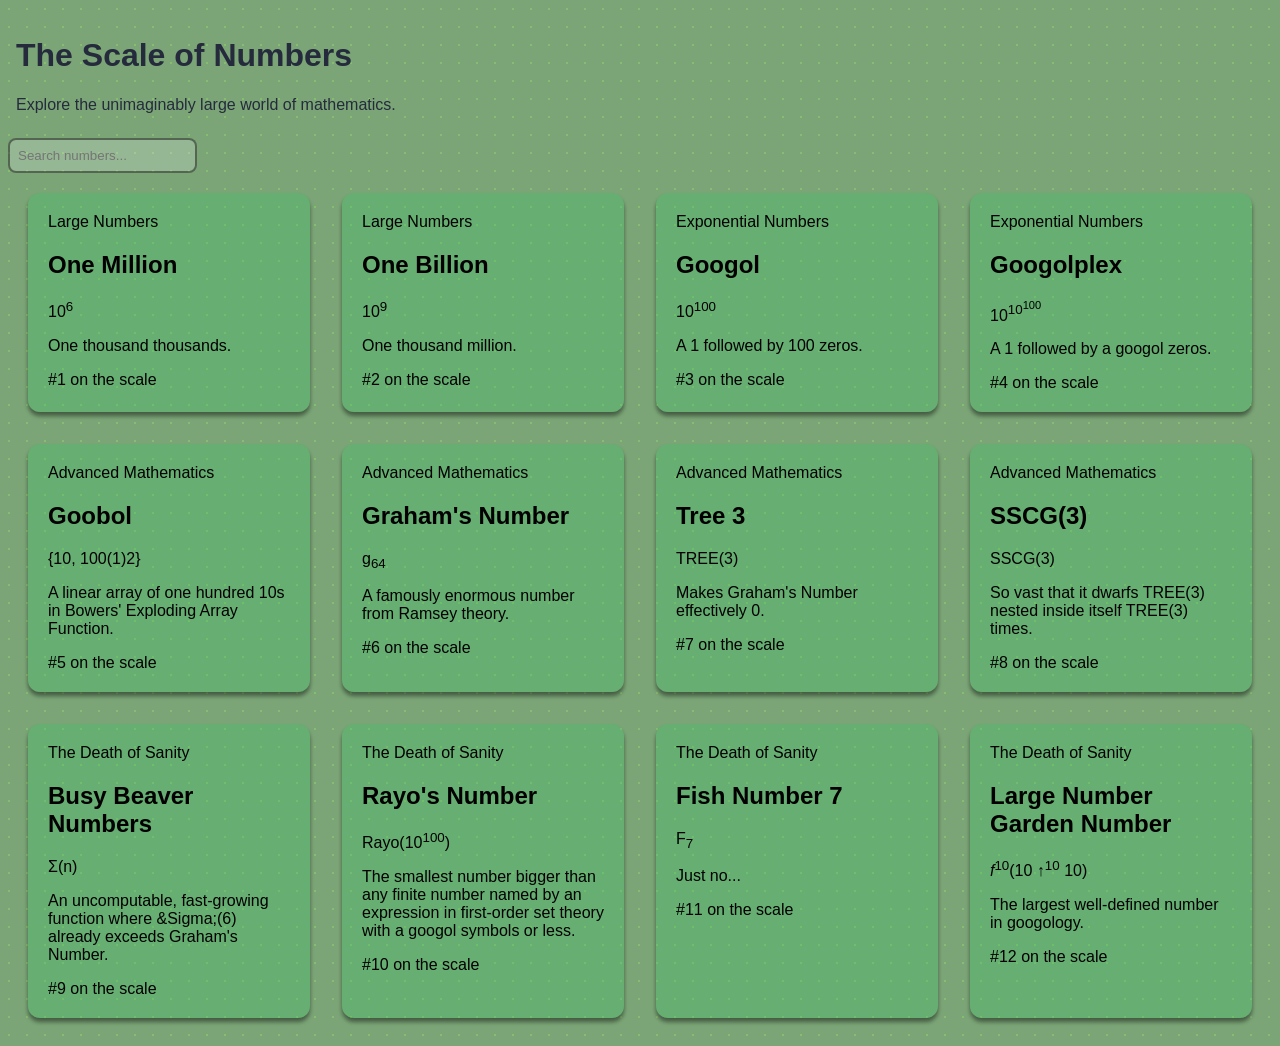
<file: scale/scale.html>
<!DOCTYPE html>
<html lang="en">
<head>
  <meta charset="UTF-8">
  <meta name="viewport" content="width=device-width, initial-scale=1.0">
  <title>The Scale of Things</title>

  <link rel="stylesheet" href="style.css">
</head>
<body>
  <header>
    <h1>The Scale of Numbers</h1>
    <p>Explore the unimaginably large world of mathematics.</p>
  </header>

  <input
    class="number-search"
    type="search"
    placeholder="Search numbers..."
  >

  <main class="number-container"></main>

  <script src="scale.js" type="module"></script>
</body>
</html>
</file>
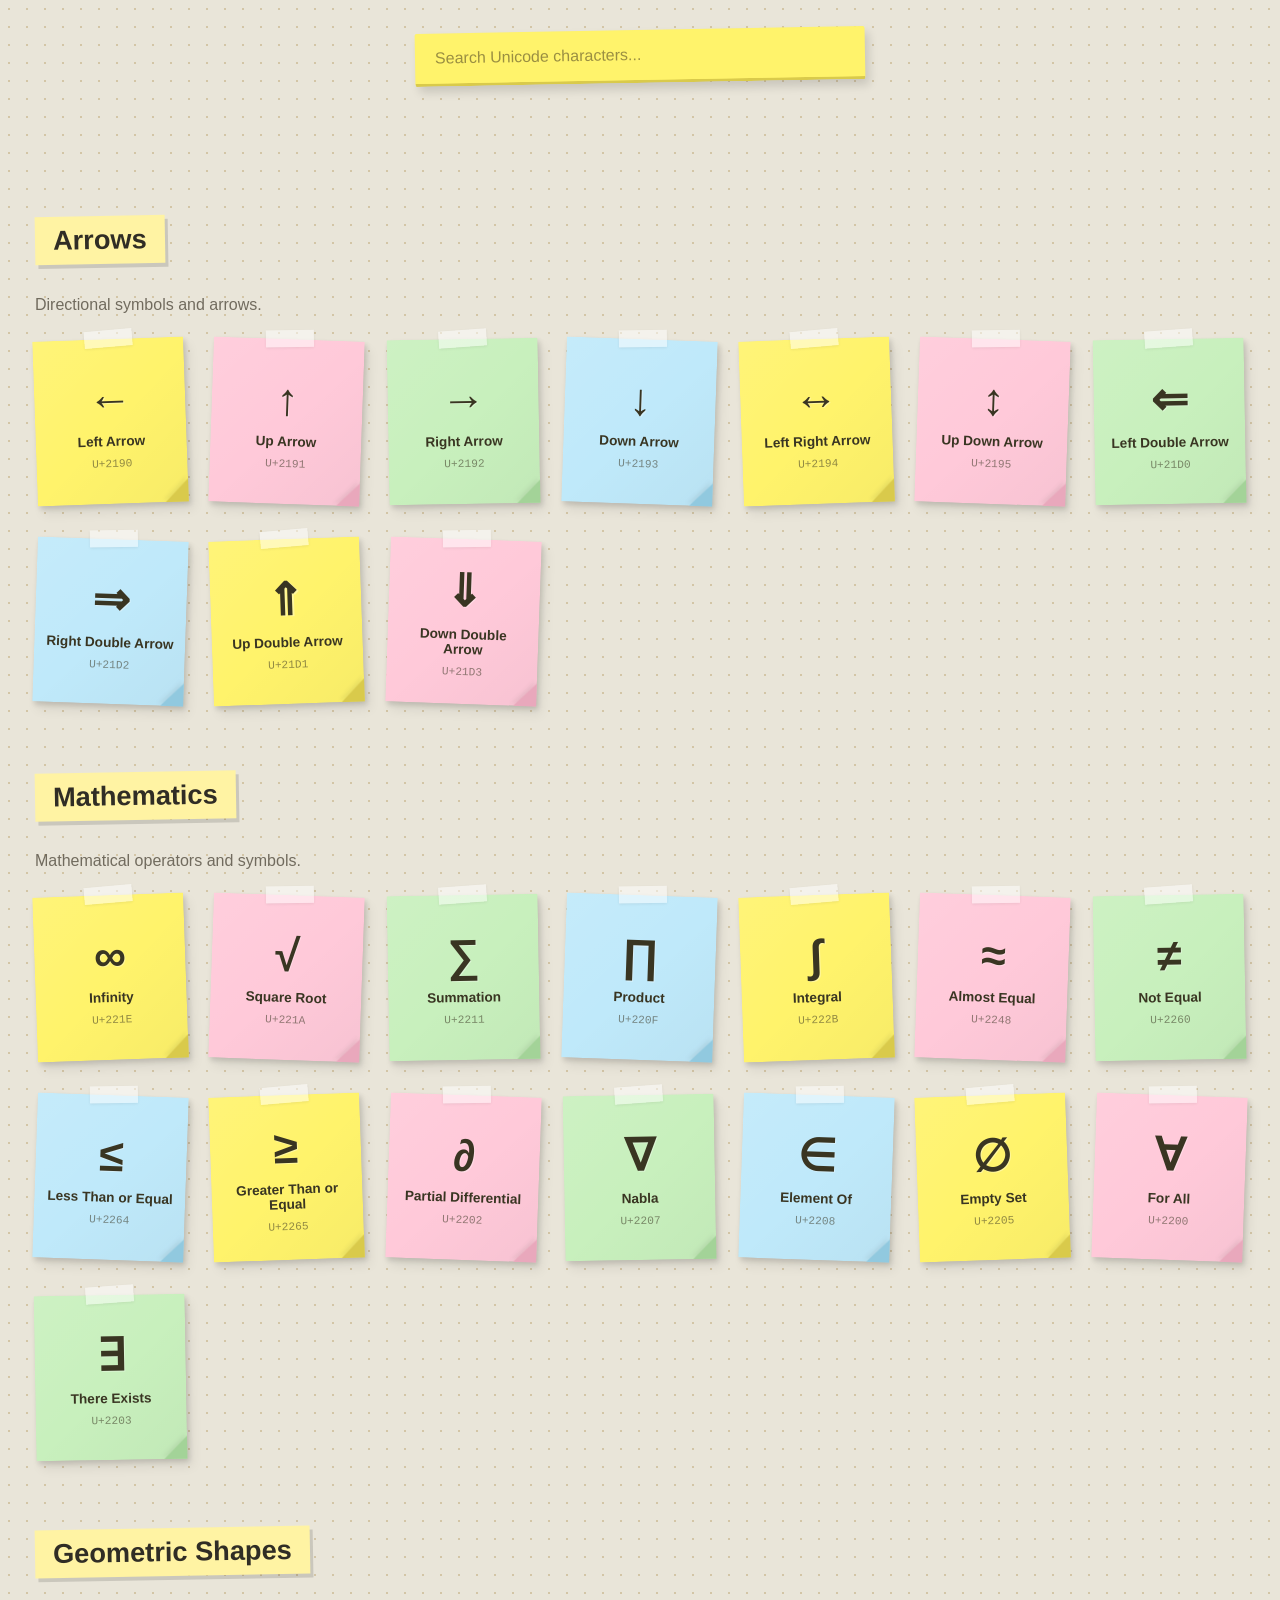
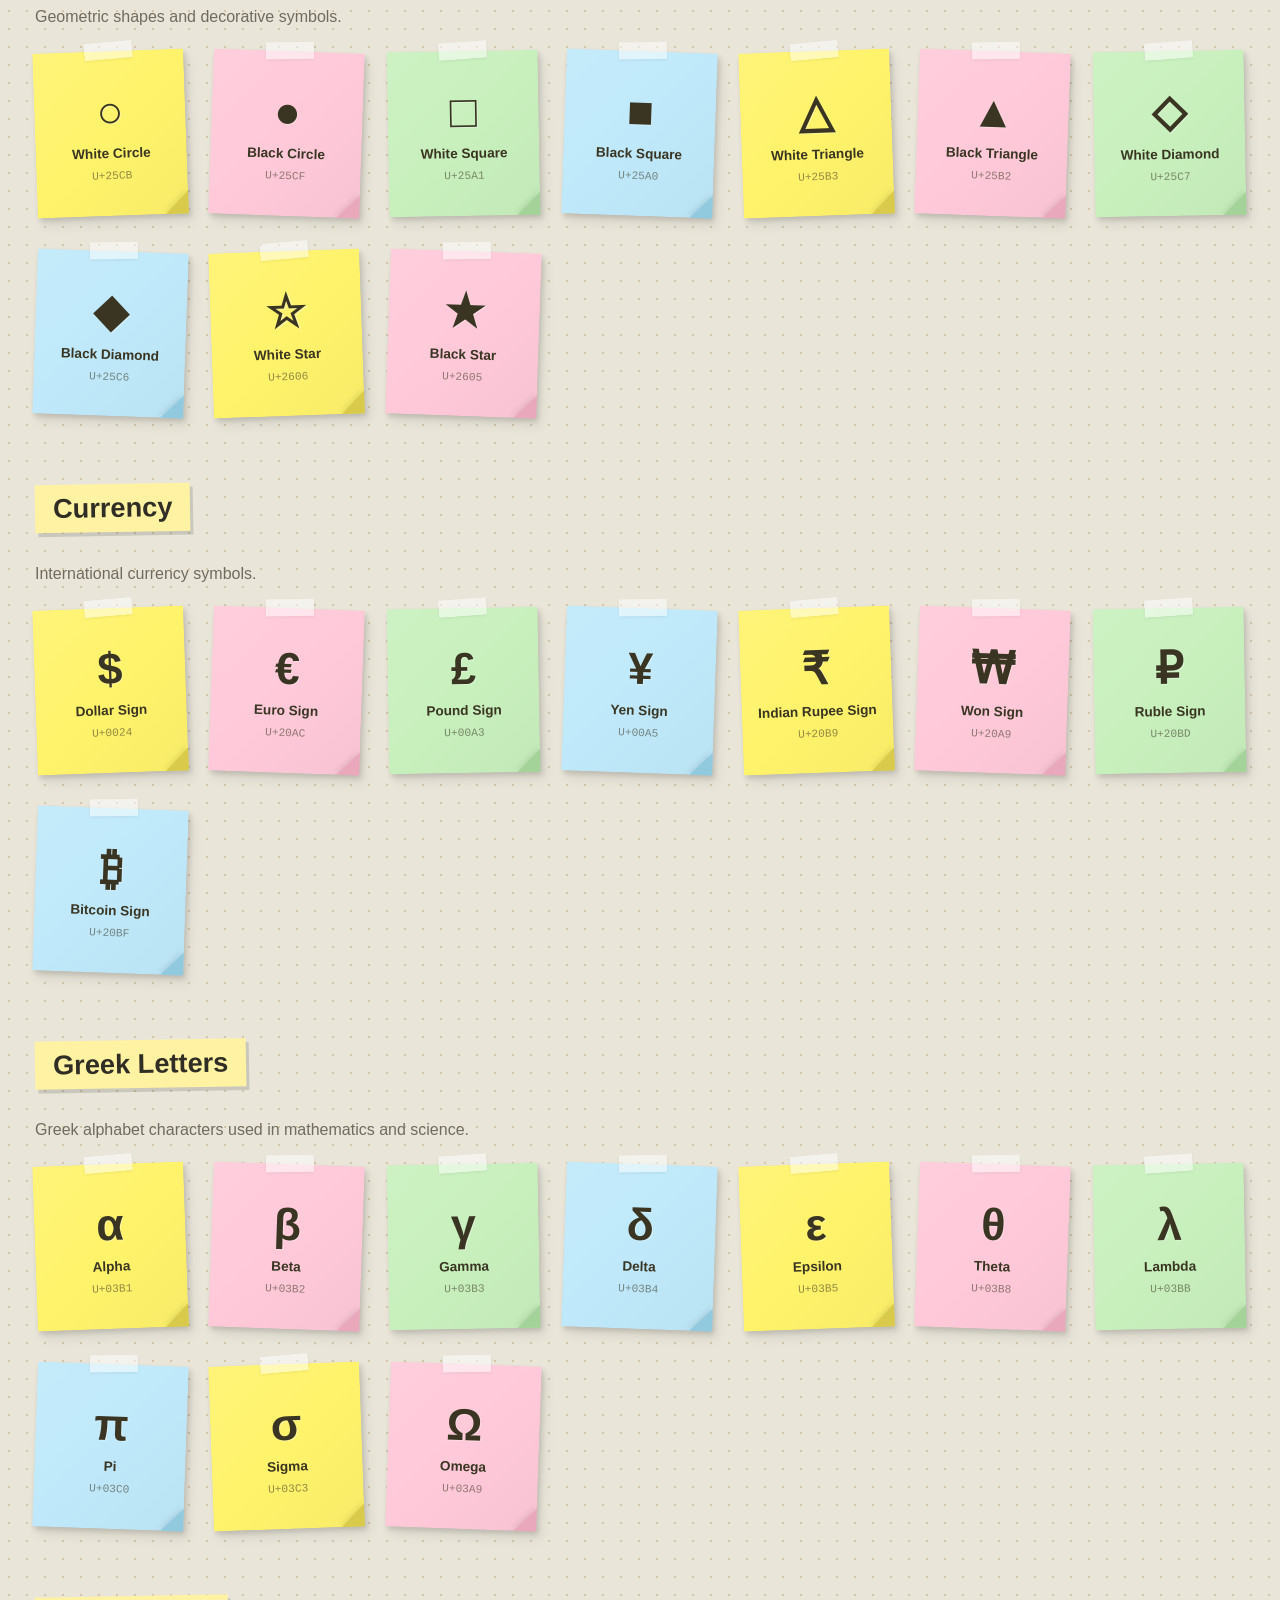
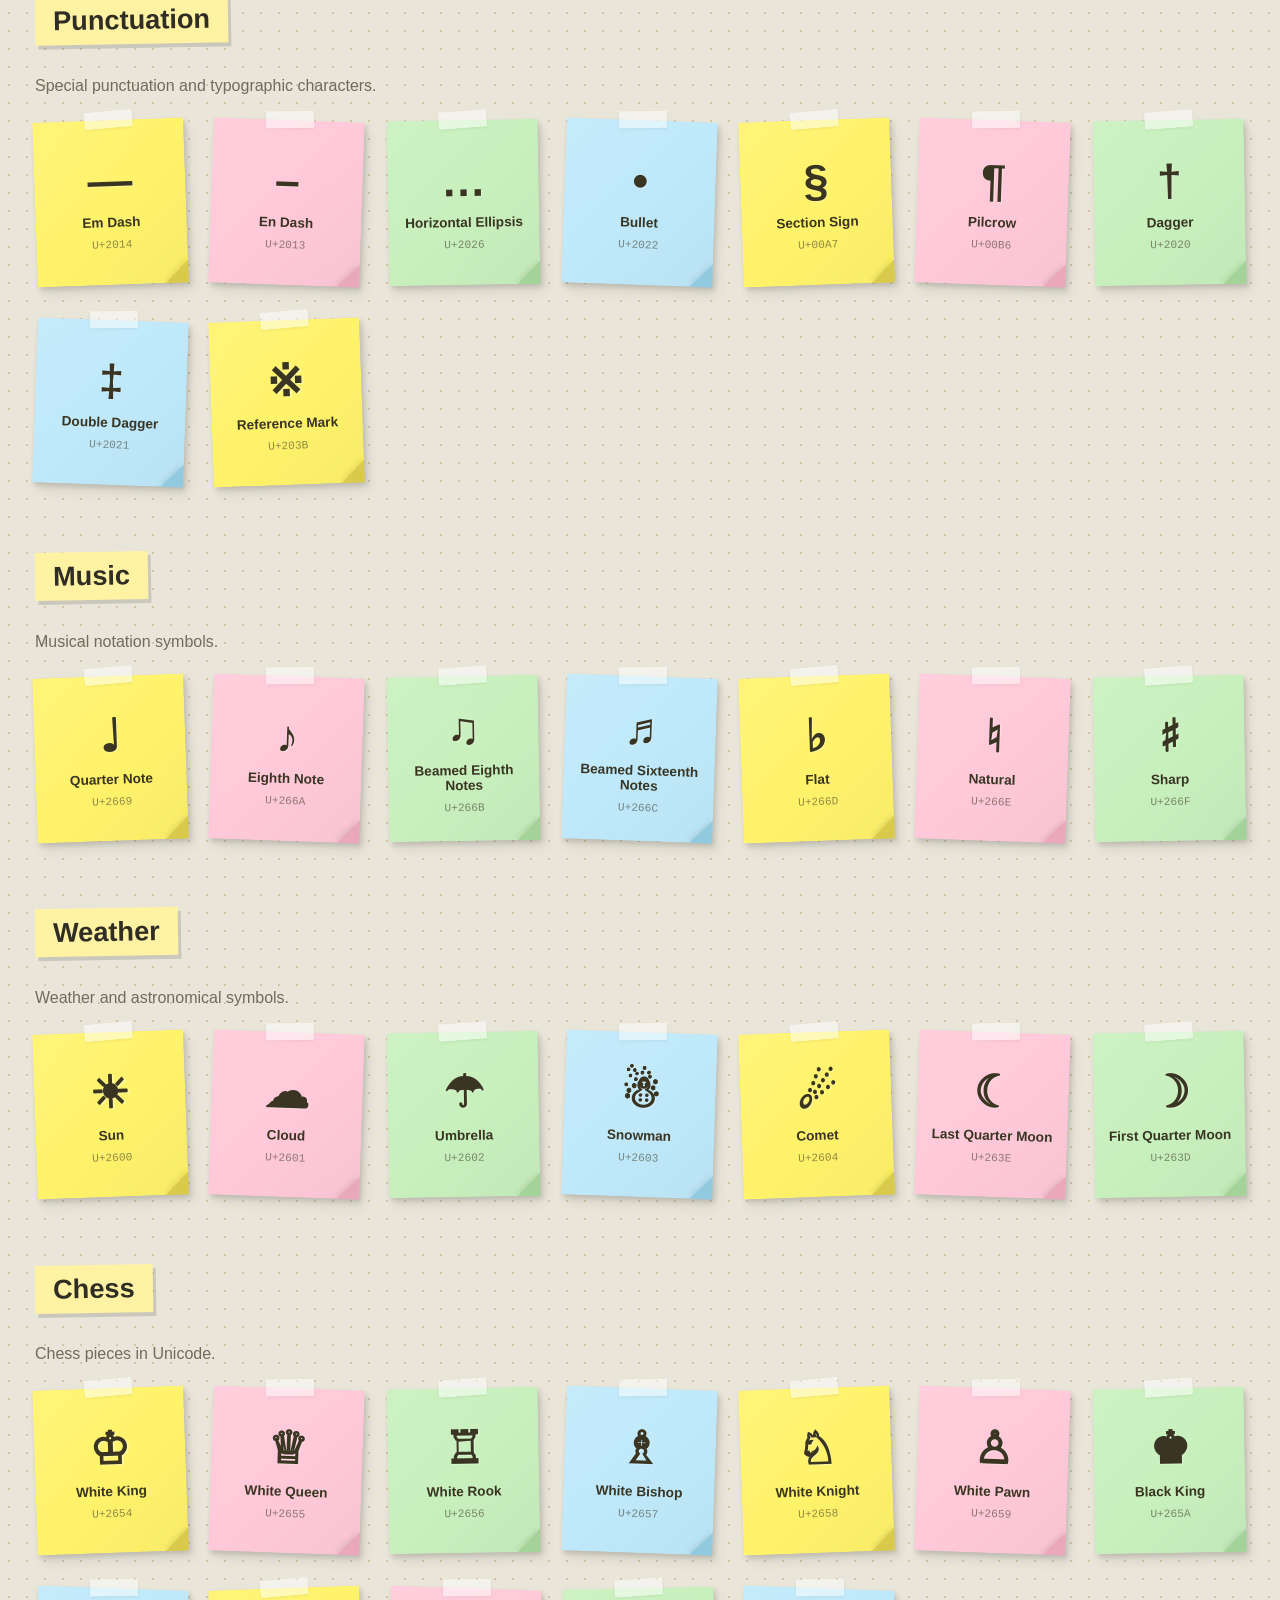
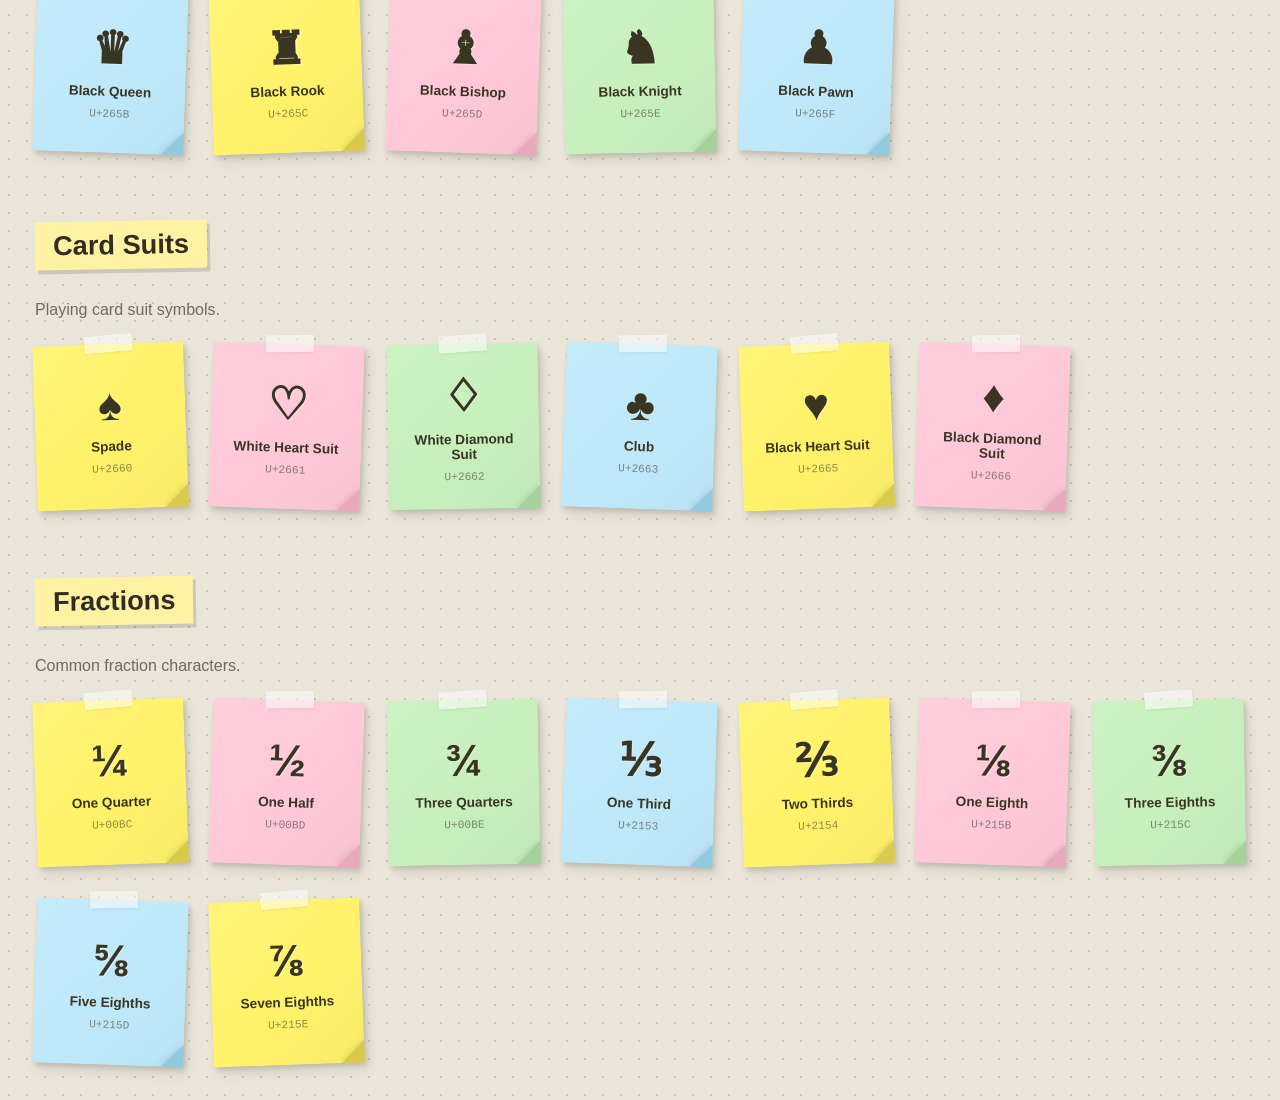
<file: unicode explorer/unicode.html>
<!DOCTYPE html>
<html lang="en">
<head>
    <meta charset="UTF-8">
    <meta name="viewport" content="width=device-width, initial-scale=1.0">
    <title>Unicode Explorer</title>

    <link rel="stylesheet" href="style.css">
</head>
<body>
    <input
    class="unicode-search"
    type="search"
    placeholder="Search Unicode characters..."
    />
    
    <main class="unicode-container"></main>
    
    <script src="unicode.js" type="module"></script>
</body>
</html>
</file>
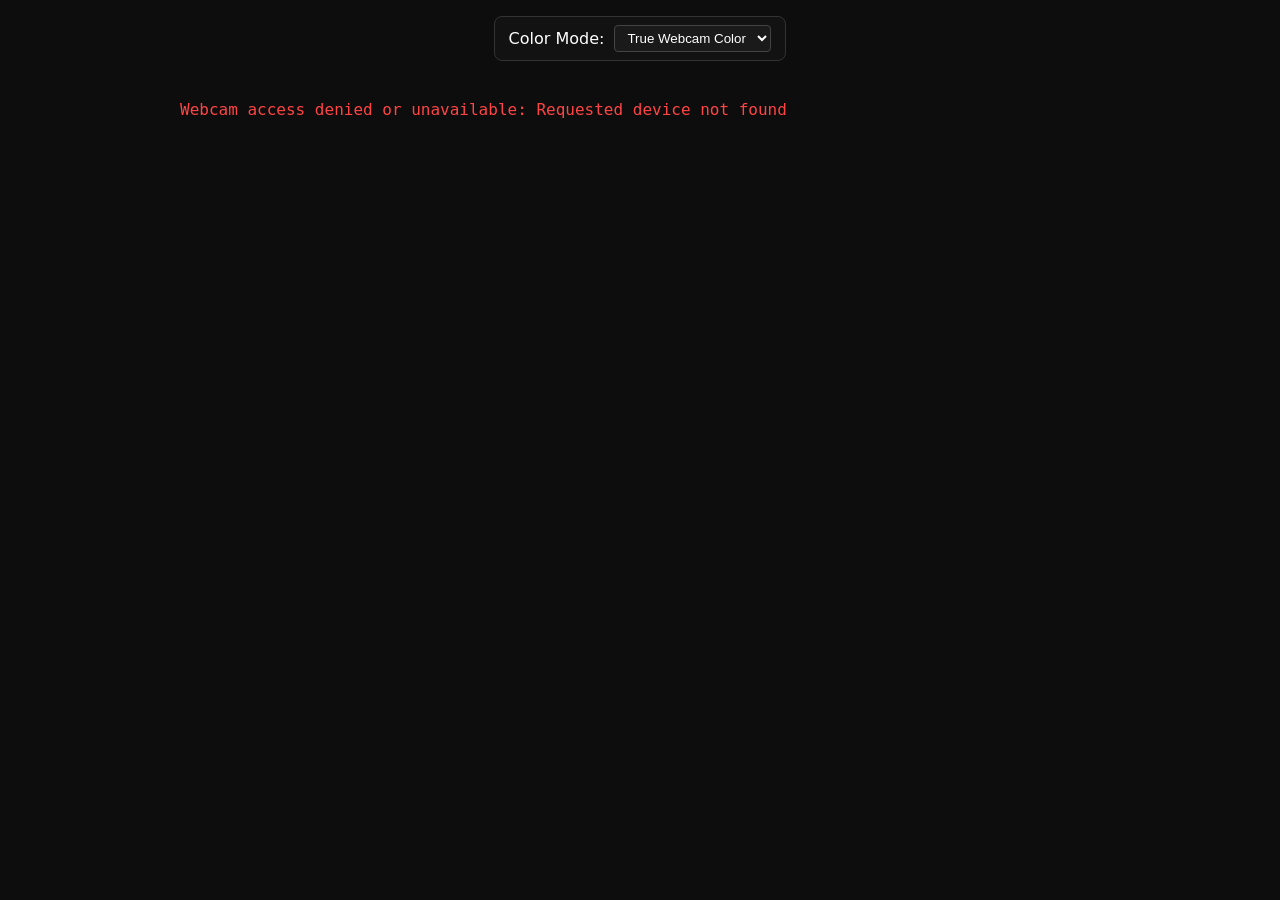
<file: experiments/ascii cam/cam.html>
<!DOCTYPE html>
<html lang="en">
<head>
  <meta charset="UTF-8">
  <title>Camera</title>

  <link rel="stylesheet" href="cam.css">
</head>
<body>
  <div class="controls">
    <label for="colorMode">Color Mode:</label>
    <select id="colorMode">
      <option value="truecolor">True Webcam Color</option>
      <option value="rainbow">Rainbow</option>
      <option value="matrix">Green</option>
      <option value="cyberpunk">Cotton Candy</option>
    </select>
  </div>

  <canvas id="asciiCanvas"></canvas>

  <script src="cam.js"></script>
</body>
</html>
</file>
<file: scale/style.css>
body {
    font-family: Arial, Helvetica, sans-serif;
    background-color: #7ba577;
    background-image: radial-gradient(#87bd6e 0.8px, transparent 0.8px);
    background-size: 18px 18px;
}

.number-container {
  display: grid;
  grid-template-columns: repeat(auto-fill, minmax(260px, 1fr));
  gap: 2rem;
  padding: 20px;
}

.number-card {
    background: #36c2644e;
    padding: 20px;
    border-radius: 12px;
    box-shadow: 0 4px 4px #00000071;
    transition: all 0.3s ease-in-out;
}

.number-card:hover {
    transform: translateY(-9px) rotate(0deg) scale(1.06);
}

.number-search {
    color: #252b3c;
    border-style: solid;
    border-radius: 0.5rem;
    background-color: #ffffff35;
    border-color: #00000071;
    padding: 0.5rem;
}

header {
    color: #252b3c;
    padding: 0.5rem;
}
</file>
<file: unicode explorer/style.css>
* {
  box-sizing: border-box;
}

body {
  margin: 0;
  min-height: 100vh;
  font-family: "Trebuchet MS", sans-serif;
  background-color: #e9e5d9;
  background-image: radial-gradient(#d3c5a6 0.8px, transparent 0.8px);
  background-size: 18px 18px;
  color: #302d25;
}

.unicode-container {
  padding: 35px;
}

.unicode-category {
  margin-top: 45px;
}

.unicode-category h2 {
  font-size: 1.7rem;
  display: inline-block;
  background: #fff3a3;
  padding: 8px 18px;
  transform: rotate(-1deg);
  box-shadow: 3px 4px 0 #0002;
}

.unicode-category p {
  color: #716b5e;
  margin: 10px 0 25px;
}

.unicode-grid {
  display: grid;
  grid-template-columns: repeat(auto-fill, minmax(145px, 1fr));
  gap: 35px 25px;
}

.unicode-character {
  --paper: #fff36b;
  --fold: #d9ca4b;

  position: relative;
  min-height: 165px;
  padding: 18px 12px;

  display: flex;
  flex-direction: column;
  align-items: center;
  justify-content: center;
  gap: 9px;

  border: none;
  border-radius: 1px;
  background: var(--paper);
  color: #393522;

  box-shadow:
    2px 3px 5px #0002,
    5px 8px 12px #0001;

  transform: rotate(-2deg);
  transition:
    transform 0.25s ease,
    box-shadow 0.25s ease;

  cursor: pointer;
}

.unicode-character:nth-child(4n + 1) {
  --paper: #fff36b;
  --fold: #d9ca4b;
  transform: rotate(-2deg);
}

.unicode-character:nth-child(4n + 2) {
  --paper: #ffc9d9;
  --fold: #e9a8bc;
  transform: rotate(2deg);
}

.unicode-character:nth-child(4n + 3) {
  --paper: #c8f0bd;
  --fold: #a3d398;
  transform: rotate(-1deg);
}

.unicode-character:nth-child(4n) {
  --paper: #bfe9fa;
  --fold: #91c9df;
  transform: rotate(2deg);
}

.unicode-character {
  background-image: linear-gradient(
    135deg,
    #ffffff18,
    transparent 50%,
    #00000008
  );
}

.unicode-character::after {
  content: "";
  position: absolute;
  right: 0;
  bottom: 0;
  width: 0;
  height: 0;
  border-style: solid;
  border-width: 0 0 23px 23px;
  border-color: transparent transparent var(--fold) transparent;
  filter: drop-shadow(-2px -2px 2px #0001);
}

.unicode-character::before {
  content: "";
  position: absolute;
  top: -9px;
  left: 50%;
  transform: translateX(-50%) rotate(-3deg);
  width: 48px;
  height: 17px;
  background: #ffffff80;
  box-shadow: 0 1px 3px #0001;
}

.unicode-character:hover {
  transform: translateY(-9px) rotate(0deg) scale(1.06);
  box-shadow:
    4px 8px 12px #0002,
    8px 15px 22px #0002;
  z-index: 5;
}

.unicode-symbol {
  font-size: 2.8rem;
  font-weight: bold;
  text-shadow: 1px 1px #ffffff55;
}

.unicode-name {
  font-size: 0.85rem;
  font-weight: 700;
  text-align: center;
}

.unicode-code {
  font-family: monospace;
  font-size: 0.7rem;
  opacity: 0.55;
}

.unicode-character.copied {
  transform: rotate(0deg) scale(1.1);
}

@media (max-width: 600px) {
  .unicode-container {
    padding: 18px;
  }

  .unicode-grid {
    gap: 25px 15px;
    grid-template-columns: repeat(auto-fill, minmax(115px, 1fr));
  }

  .unicode-character {
    min-height: 135px;
  }
}

.unicode-search {
  width: min(100% - 40px, 450px);
  display: block;
  margin: 30px auto;
  padding: 16px 20px;

  background: #fff36b;
  color: #393522;

  border: none;
  border-bottom: 3px solid #d9ca4b;
  border-radius: 2px;

  font-family: "Trebuchet MS", sans-serif;
  font-size: 1rem;

  box-shadow: 4px 6px 10px #0002;
  transform: rotate(-1deg);

  outline: none;
  transition: 0.2s ease;
}

.unicode-search::placeholder {
  color: #817638;
  opacity: 0.8;
}

.unicode-search:focus {
  transform: rotate(0deg) scale(1.03);
  box-shadow: 6px 9px 16px #0003;
  border-bottom-color: #b9a82e;
}

.unicode-search:hover {
  box-shadow: 5px 8px 13px #0003;
}
</file>
<file: experiments/ascii cam/cam.css>
body {
        margin: 0;
        background: #0d0d0d;
        color: #fff;
        font-family: system-ui, sans-serif;
        display: flex;
        flex-direction: column;
        align-items: center;
        justify-content: center;
        height: 100vh;
        overflow: hidden;
    }
    .controls {
        position: fixed;
        top: 16px;
        z-index: 10;
        background: rgba(20, 20, 20, 0.85);
        padding: 8px 14px;
        border-radius: 8px;
        border: 1px solid #333;
        display: flex;
        gap: 10px;
        align-items: center;
    }
    select {
        background: #1a1a1a;
        color: #fff;
        border: 1px solid #444;
        padding: 4px 8px;
        border-radius: 4px;
        cursor: pointer;
    }
    canvas {
        max-width: 100vw;
        max-height: 100vh;
    }
</file>
